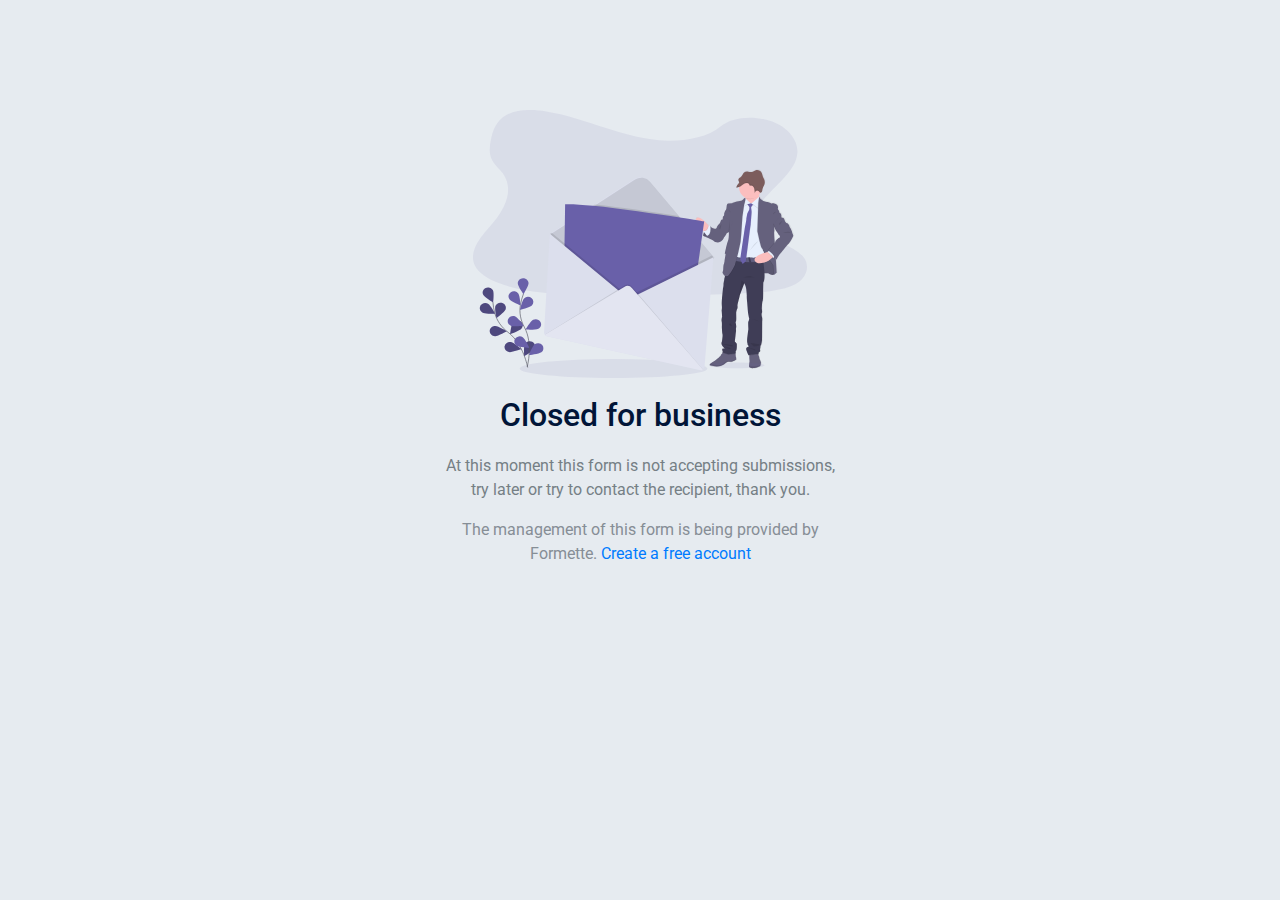
<file: close.html>
<!DOCTYPE html>
<html lang="en">

<head>
    <meta charset="UTF-8">
    <meta name="viewport" content="width=device-width, initial-scale=1, shrink-to-fit=no">
    <meta name="description" content="Bring your forms to life, without having a need for any coding or a backend. Formette can help give your site super powers." />
    <meta name="keywords" content="Forms, Web Forms, Developers, Website, Sites, Backend, Free Forms, Free, Forms as a Service, FaaS, Code, Coding, Product, Software, Languages, Integrations, Coding, Contact, Emails, Data, Easy, Everyone, Programmers, Content" />
    <meta name="author" content="Formette" />
    <!-- Schema.org markup for Google+ -->
    <meta itemprop="name" content="Formette - Website forms with super powers">
    <meta itemprop="description" content="Bring your forms to life, without having a need for any coding or a backend. Formette can help give your site super powers.">
    <meta itemprop="image" content="https://formette.com/">
    <!-- Twitter Card data -->
    <meta name="twitter:card" content="summary">
    <meta name="twitter:site" content="@formette_com">
    <meta name="twitter:title" content="Formette - Website forms with super powers">
    <meta name="twitter:description" content="Bring your forms to life, without having a need for any coding or a backend. Formette can help give your site super powers.">
    <meta name="twitter:creator" content="@formette_com">
    <meta name="twitter:image" content="https://formette.com/">
    <!-- Open Graph data -->
    <meta property="og:title" content="Formette - Website forms with super powers" />
    <meta property="og:type" content="article" />
    <meta property="og:url" content="https://formette.com/" />
    <meta property="og:image" content="https://formette.com/" />
    <meta property="og:description" content="Bring your forms to life, without having a need for any coding or a backend. Formette can help give your site super powers." />
    <meta name="author" content="Formette">
    <!-- TITLE -->
    <title>Formette - Closed for business</title>
    <!--FONTS-->
    <link href="https://fonts.googleapis.com/css?family=Source+Code+Pro:900" rel="stylesheet">
    <link href="https://fonts.googleapis.com/css?family=Roboto:300,400" rel="stylesheet">
    <!--BOOTSTRAP, AOS, MAIN CSS, FONT AWESOME-->
    <link rel="stylesheet" href="css/bootstrap.min.css">
    <link rel="stylesheet" href="css/illustrations.css">
    <!--FAVICON-->
    <link rel="icon" href="images/favicon.ico" type="image/gif" sizes="16x16">
    <script src="https://wchat.freshchat.com/js/widget.js"></script>
    <script src='https://www.google.com/recaptcha/api.js'></script>
</head>

<body>
    <div class="container">
        <div class="row">
            <div class="col">
                <div class="content">
                    <div class="illustration">
                        <img src="./images/illustrations/close.svg" alt="Thank You">
                        <h2 class="title">Closed for business</h2>
                        <p class="description">At this moment this form is not accepting submissions, try later or try
                            to contact the recipient, thank you.
                        </p>
                        <p class="text-muted">The management of this form is being provided by Formette.
                            <a href="https://formette.com/" target="_blank">Create
                                a free account</a></p>
                    </div>
                </div>
            </div>
        </div>
    </div>
    <script src='//cdn.freshmarketer.com/248894/869216.js'></script>
    <script type="text/javascript" src"//downloads.mailchimp.com/js/signup-forms/popup/embed.js" data-dojo-config="usePlainJson: true, isDebug: false"></script>
    <script type="text/javascript">require(["mojo/signup-forms/Loader"], function (L) { L.start({ "baseUrl": "mc.us17.list-manage.com", "uuid": "2d072c73ca27589ec203433f4", "lid": "dac4c03f8b" }) })</script>
    <script type="text/javascript">(function (w, d) { var loader = function () { var s = d.createElement("script"), tag = d.getElementsByTagName("script")[0]; s.src = "https://cdn.iubenda.com/iubenda.js"; tag.parentNode.insertBefore(s, tag); }; if (w.addEventListener) { w.addEventListener("load", loader, false); } else if (w.attachEvent) { w.attachEvent("onload", loader); } else { w.onload = loader; } })(window, document);</script>
    <script>
        window.fcWidget.init({
            token: "aee3b8f8-6746-4776-83f4-f1f3cd60f915",
            host: "https://wchat.freshchat.com"
        });
    </script>
    <script>
        (function (i, s, o, g, r, a, m) {
            i['GoogleAnalyticsObject'] = r; i[r] = i[r] || function () {
                (i[r].q = i[r].q || []).push(arguments)
            }, i[r].l = 1 * new Date(); a = s.createElement(o),
                m = s.getElementsByTagName(o)[0]; a.async = 1; a.src = g; m.parentNode.insertBefore(a, m)
        })(window, document, 'script', 'https://www.google-analytics.com/analytics.js', 'ga');
        ga('create', 'UA-29237910-6', 'auto');
        ga('require', 'GTM-PTTRNHX');
        ga('send', 'pageview');
    </script>
</body>

</html>
</file>
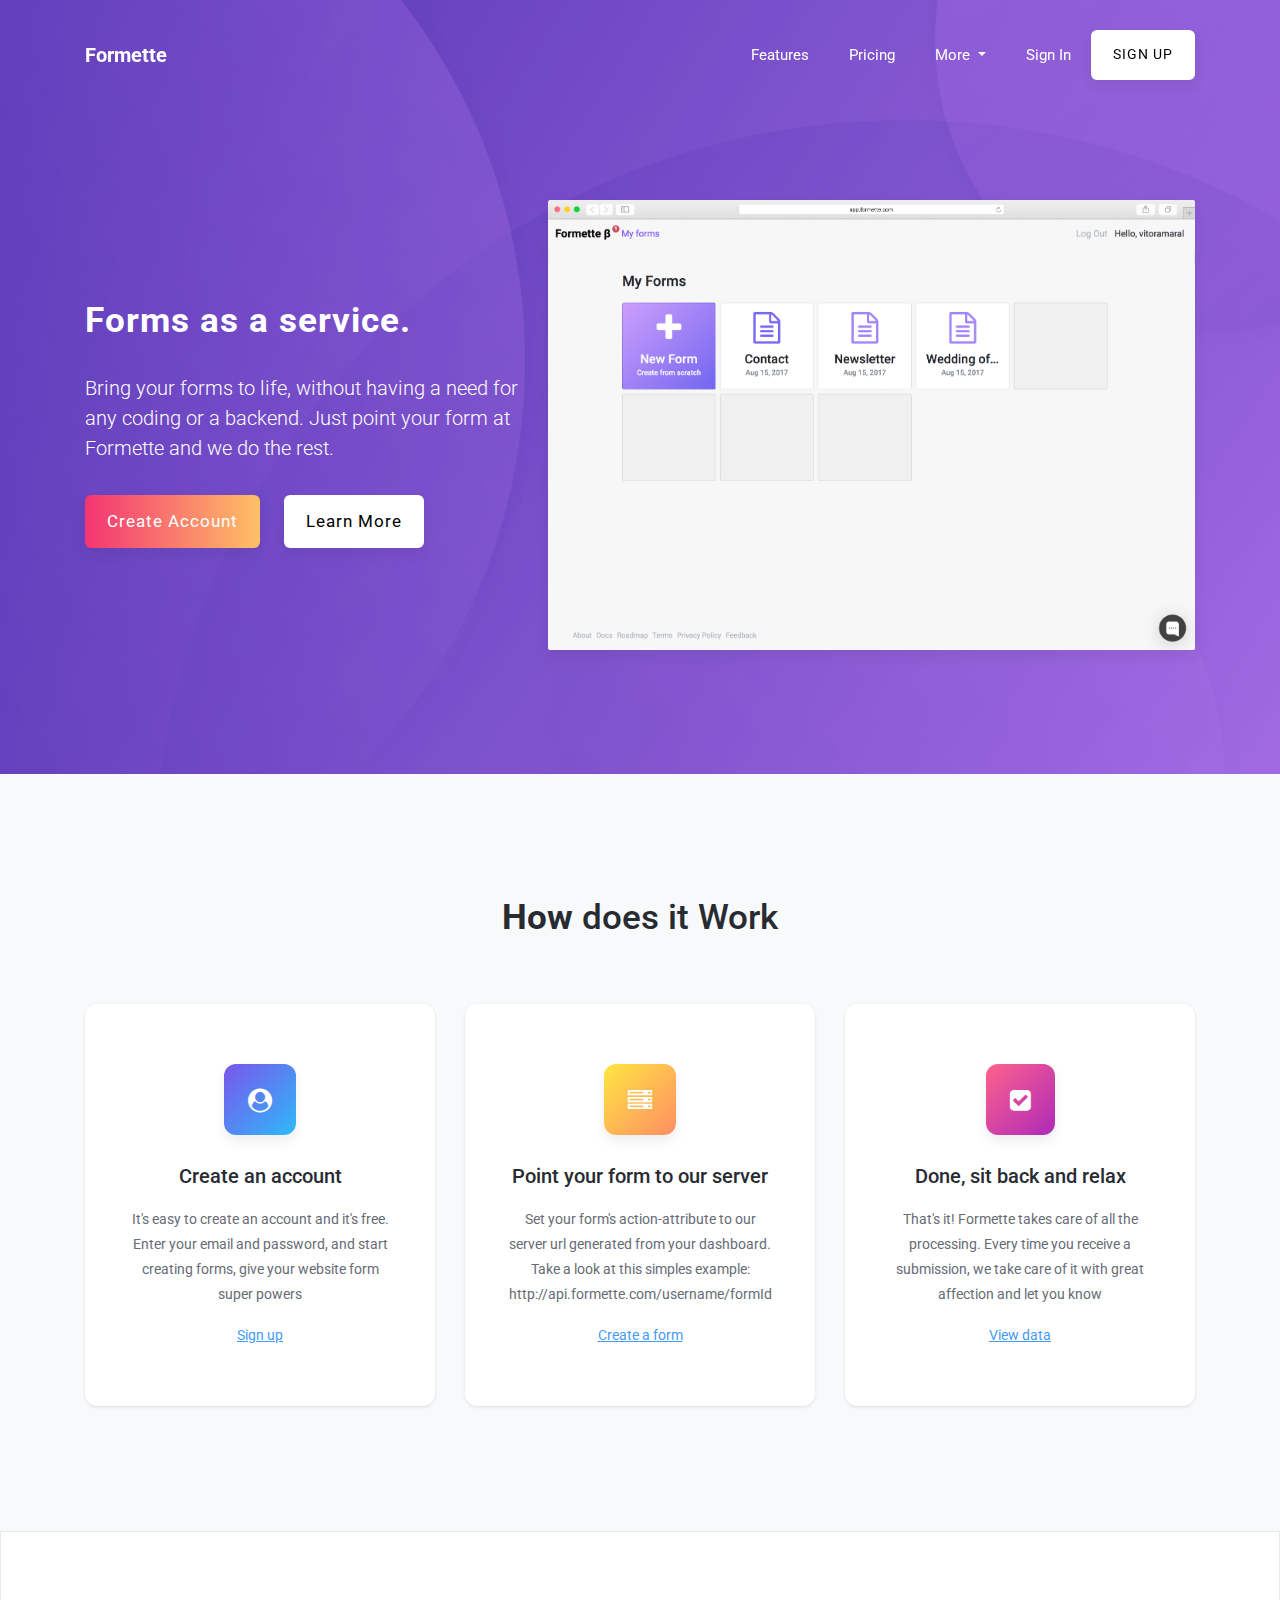
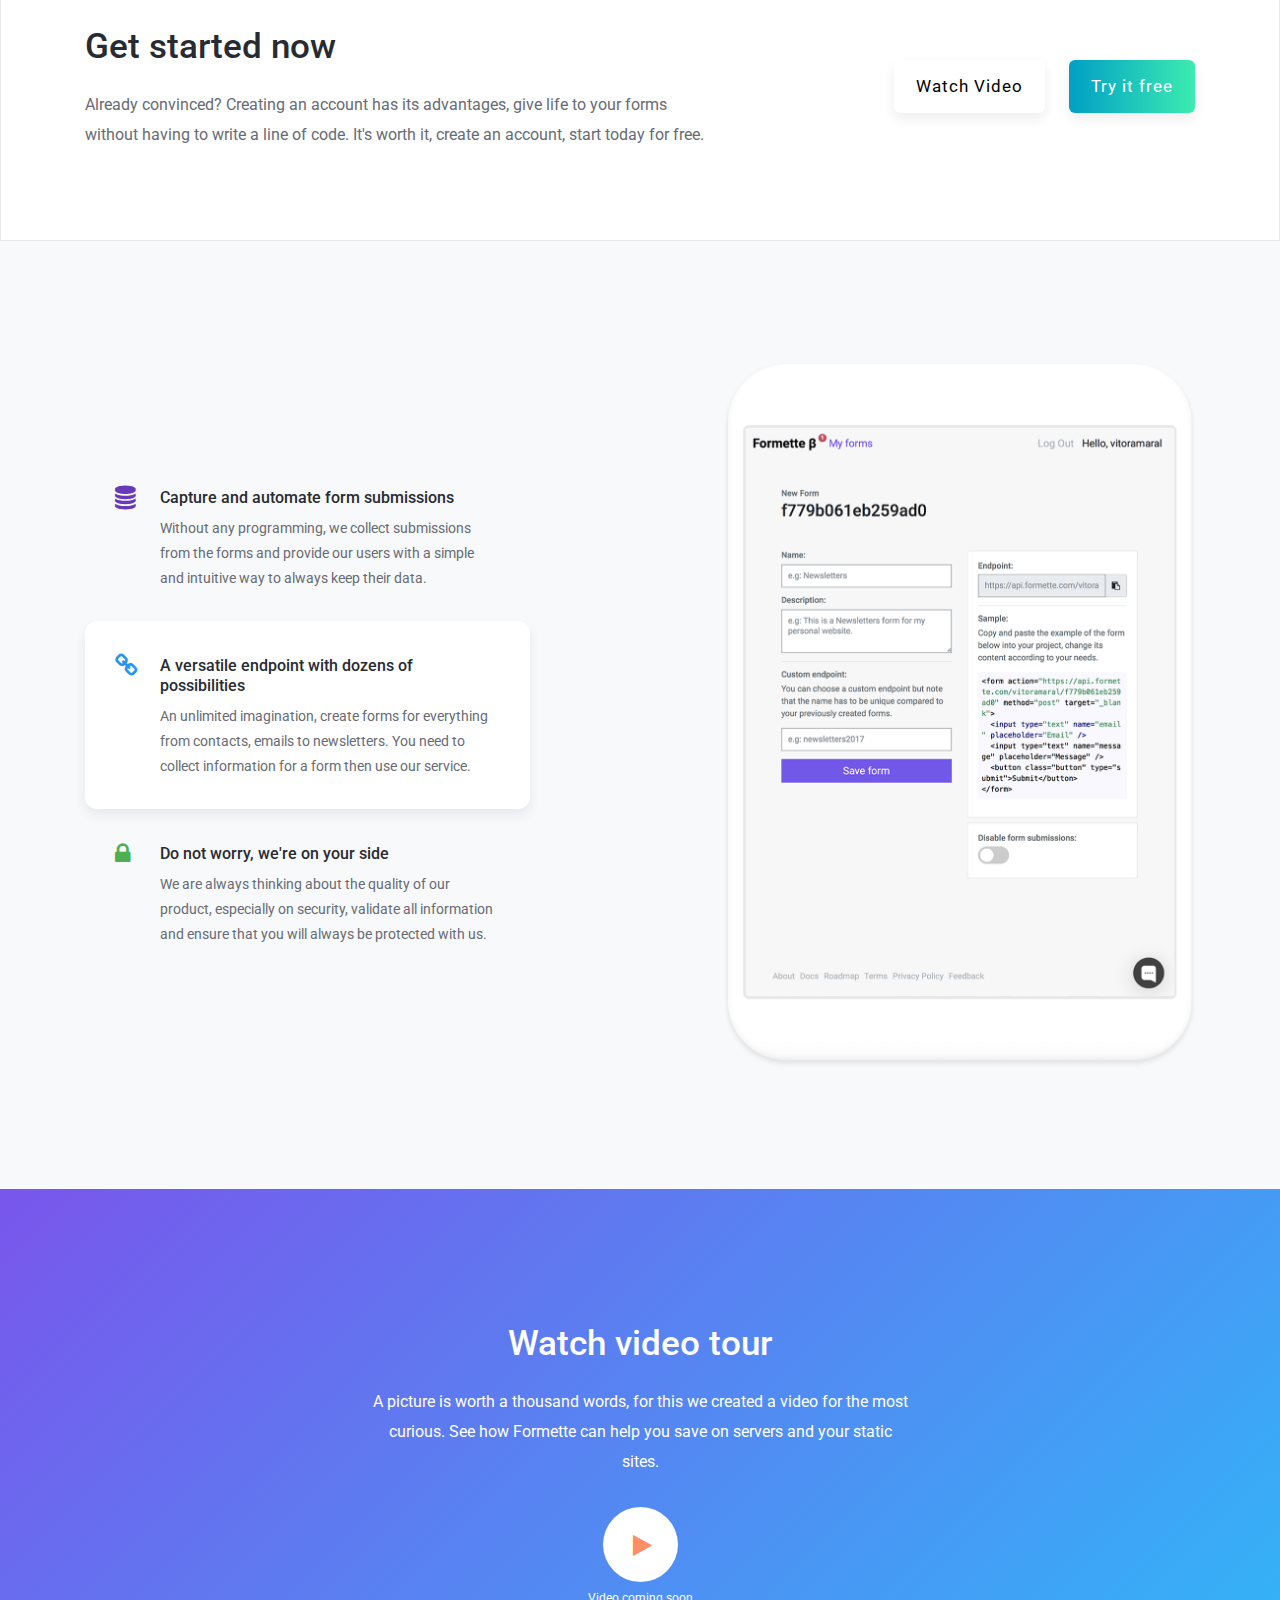
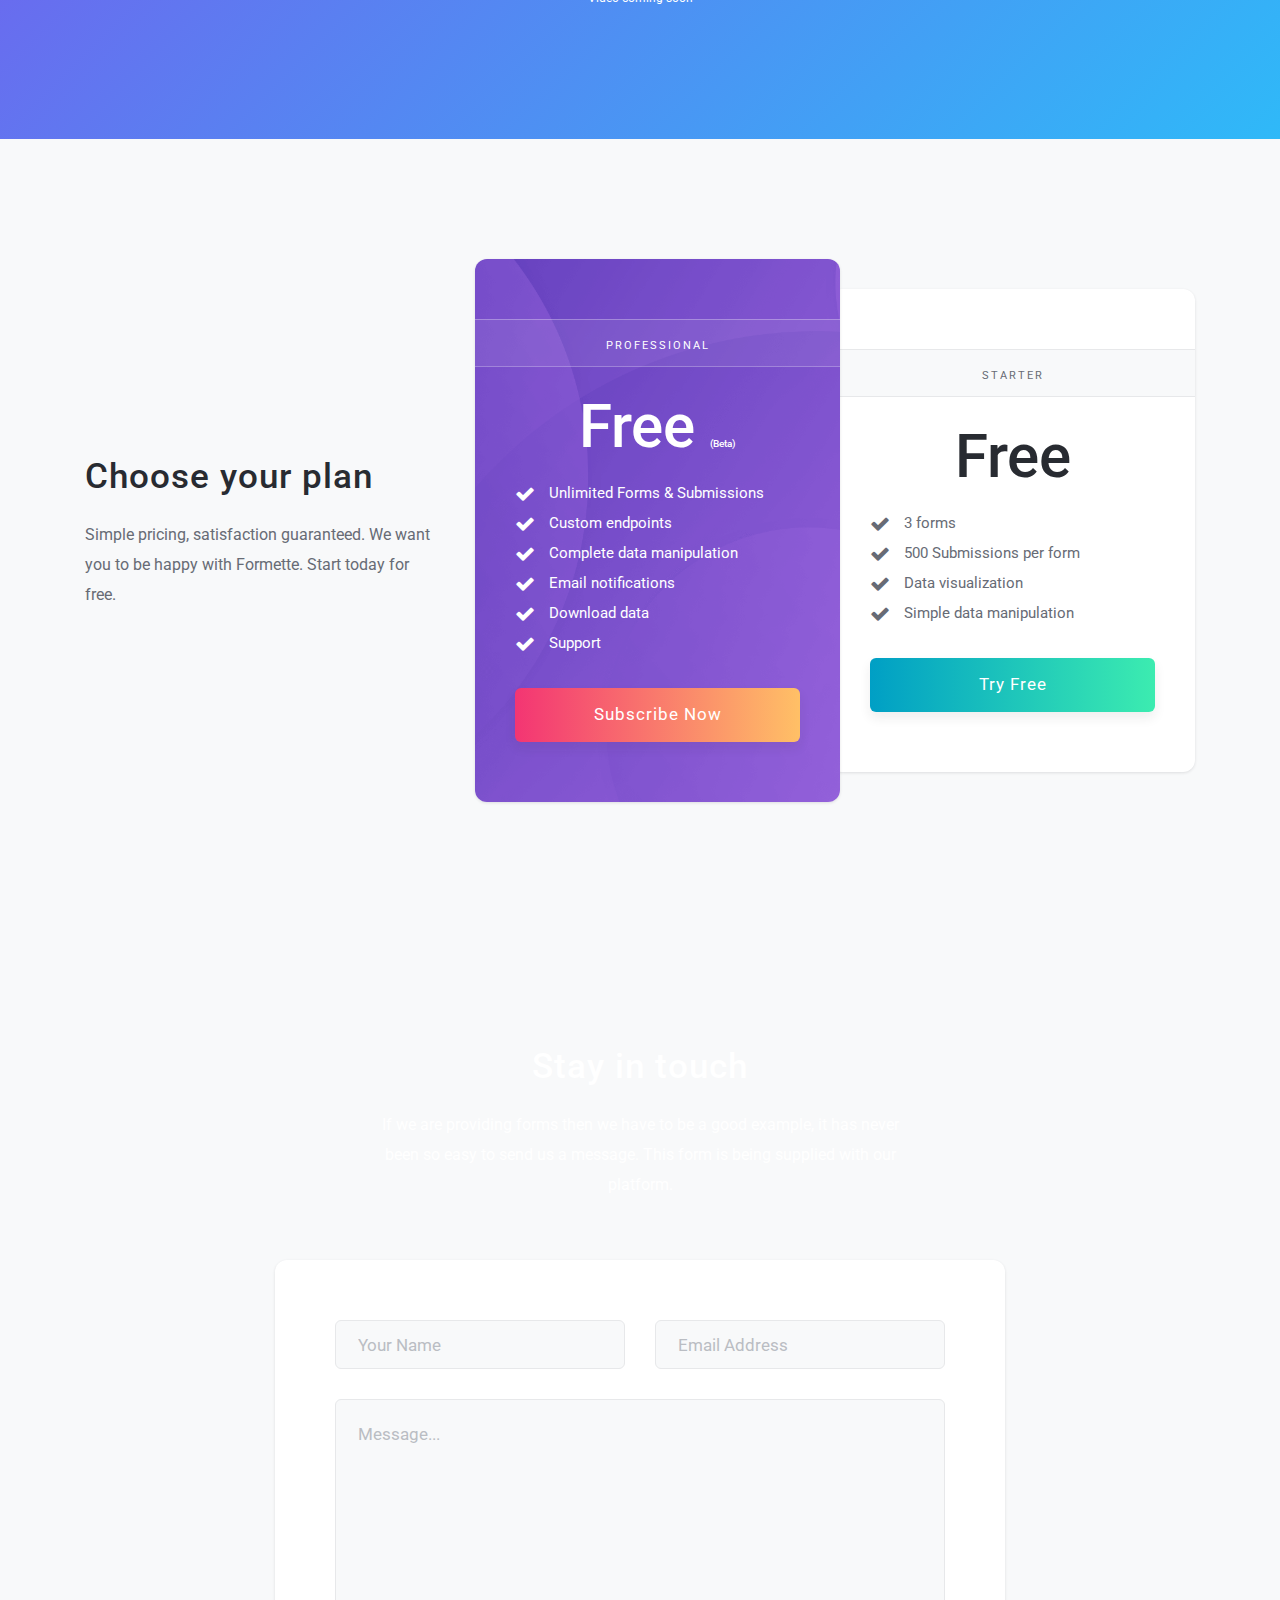
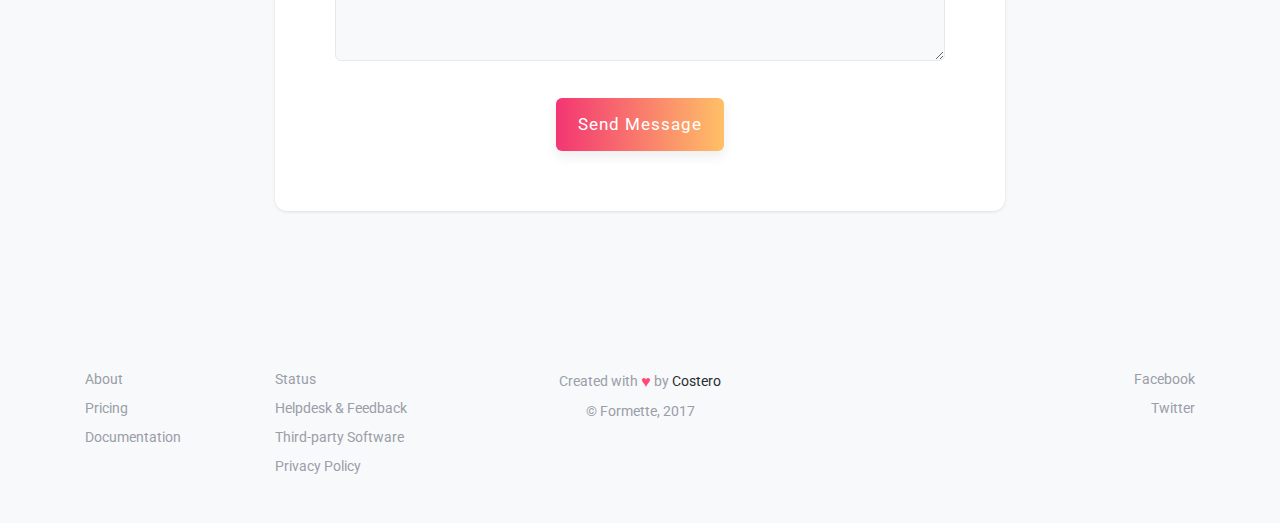
<file: index_old.html>
<!DOCTYPE html>
<html lang="en">
<head>
    <meta charset="UTF-8">
    <meta name="viewport" content="width=device-width, initial-scale=1, shrink-to-fit=no">
    <meta name="description" content="Bring your forms to life, without having a need for any coding or a backend. Formette can help give your site super powers."/>
    <meta name="keywords" content="Forms, Web Forms, Developers, Website, Sites, Backend, Free Forms, Free, Forms as a Service, FaaS, Code, Coding, Product, Software, Languages, Integrations, Coding, Contact, Emails, Data, Easy, Everyone, Programmers, Content"/>
    <meta name="author" content="Formette"/>
    <!-- Schema.org markup for Google+ -->
    <meta itemprop="name" content="Formette - Website forms with super powers">
    <meta itemprop="description" content="Bring your forms to life, without having a need for any coding or a backend. Formette can help give your site super powers.">
    <meta itemprop="image" content="https://formette.com/">
    <!-- Twitter Card data -->
    <meta name="twitter:card" content="summary">
    <meta name="twitter:site" content="@formette_com">
    <meta name="twitter:title" content="Formette - Website forms with super powers">
    <meta name="twitter:description" content="Bring your forms to life, without having a need for any coding or a backend. Formette can help give your site super powers.">
    <meta name="twitter:creator" content="@formette_com">
    <meta name="twitter:image" content="https://formette.com/">
    <!-- Open Graph data -->
    <meta property="og:title" content="Formette - Website forms with super powers" />
    <meta property="og:type" content="article" />
    <meta property="og:url" content="https://formette.com/" />
    <meta property="og:image" content="https://formette.com/" />
    <meta property="og:description" content="Bring your forms to life, without having a need for any coding or a backend. Formette can help give your site super powers." />
    <meta name="author" content="Formette">
    <!-- TITLE -->
    <title>Formette - Website forms with super powers</title>
    <!--FONTS-->
    <link href="https://fonts.googleapis.com/css?family=Source+Code+Pro:900" rel="stylesheet">
    <link href="https://fonts.googleapis.com/css?family=Roboto:300,400" rel="stylesheet">
    <!--BOOTSTRAP, AOS, MAIN CSS, FONT AWESOME-->
    <link rel="stylesheet" href="css/bootstrap.min.css">
    <link rel="stylesheet" href="css/main.css">
    <link rel="stylesheet" href="css/aos.css">
    <link rel="stylesheet" href="https://maxcdn.bootstrapcdn.com/font-awesome/4.7.0/css/font-awesome.min.css">
    <!--FAVICON-->
    <link rel="icon" href="images/favicon.ico" type="image/gif" sizes="16x16">
    <script src="https://wchat.freshchat.com/js/widget.js"></script>
    <script src='https://www.google.com/recaptcha/api.js?render=6LdqJH0UAAAAAAIBwctonQcqUwbAtlhdtXquexmn'></script>
     <script>
       function onSubmit(token) {
         document.getElementById("formette-contact").submit();
       }
     </script>
     <script>(function(){var e={uploadUrl:"https://log.clarity.ms/uploadv3",uploadHeaders:{"Content-Type":"application/json","X-AS-SuppressSetCookie":"1"},showText:!1,showImages:!1,instrument:!0,projectId:"c78037fa-690e-4b9e-8980-94ac87024e42"},t=document.getElementsByTagName("head")[0],n=document.createElement("script");n.src="https://www.clarity.ms/clarity-js",n.type="text/javascript",n.onload=function(){clarity.start(e)},n.onreadystatechange=function(){"complete"===this.readyState&&clarity.start(e)},t.appendChild(n)}());</script>
</head>
<body>
    <div>
        <div class="f-header">
            <div class="container">
                <!--NAV-BAR-->
                <nav class="f-navbar navbar fixed-top navbar-expand-lg navbar-dark">
                    <div class="container">
                        <a class="navbar-brand" href="#"><b>Formette</b></a>
                        <button class="navbar-toggler" type="button" data-toggle="collapse" data-target="#navbarNav" aria-controls="navbarNav" aria-expanded="false" aria-label="Toggle navigation">
                            <span class="navbar-toggler-icon"></span>
                        </button>
                        <div class="collapse navbar-collapse justify-content-end" id="navbarNav">
                            <ul class="navbar-nav">
                                <li class="nav-item">
                                    <a class="nav-link" href="#features">Features <span class="sr-only">(current)</span></a>
                                </li>
                                <li class="nav-item">
                                    <a class="nav-link" href="#pricing">Pricing</a>
                                </li>
                                <li class="nav-item dropdown cursor">
                                    <a class="nav-link dropdown-toggle" id="navbarDropdownMenuLink" data-toggle="dropdown" aria-haspopup="true" aria-expanded="false">
                                        More
                                    </a>
                                    <div class="dropdown-menu f-global-shadow" aria-labelledby="navbarDropdownMenuLink">
                                        <a class="dropdown-item" target="_blank" href="https://docs.formette.com/">Documentation</a>
                                        <a class="dropdown-item" target="_blank" href="https://formette.com/roadmap">Roadmap</a>
                                        <a class="dropdown-item" target="_blank" href="https://formette.com/feedback">Feedback</a>
                                    </div>
                                </li>
                                <li class="nav-item">
                                    <a class="nav-link" target="_blank" href="https://app.formette.com/#/signin">Sign In</a>
                                </li>
                            </ul>
                            <form class="form-inline">
                                <a class="btn f-btn f-btn-white f-global-shadow f-btn-si" target="_blank" href="https://app.formette.com/#/signup">Sign Up</a>
                            </form>
                        </div>
                    </div>
                </nav>

                <!--INTRO-->
                <div class="f-intro">
                    <div class="row no-gutters h-100 justify-content-lg-center">
                        <div class="col-xl-5 col-lg-10 col-md-12 col-sm-12 my-auto">
                            <div class="f-intro-left">
                                <h2><b>Forms as a service.</b></h2>
                                <h5>
                                    Bring your forms to life, without having a need for any coding or a backend.
                                    Just point your form at Formette and we do the rest.
                                </h5>
                                <a class="btn f-btn f-btn-orange f-global-shadow" target="_blank" href="https://app.formette.com/#/signup">Create Account</a>
                                <a class="btn f-btn f-btn-white f-global-shadow" href="#about">Learn More</a>
                            </div>
                        </div>
                        <div class="col-xl-7 col-lg-12 col-md-12 col-sm-12">
                            <div class="f-intro-right">
                                <img src="images/content/form_safari.png" alt="" class="img-fluid f-global-shadow">
                            </div>
                        </div>
                    </div>
                </div>
            </div>
        </div>

        <!--How does it Work-->
        <div id="about" class="f-how">
            <div class="container">
                <h2><b>How</b> does it Work</h2>
                <div class="row justify-content-center">
                    <div class="col-xl-4 col-lg-5 col-md-7 col-sm-9 col-11">
                        <div class="card">
                            <div class="icon-base blue f-global-shadow">
                                <i class="fa fa-user-circle fa-lg"></i>
                            </div>
                            <h5>Create an account</h5>
                            <p>
                                It's easy to create an account and it's free.
                                Enter your email and password, and start creating forms, give your website
                                form super powers
                            </p>
                            <a href="https://app.formette.com/#/signup" target="_blank">Sign up</a>
                        </div>
                    </div>
                    <div class="col-xl-4 col-lg-5 col-md-7 col-sm-9 col-11">
                        <div class="card">
                            <div class="icon-base orange f-global-shadow">
                                <i class="fa fa-server fa-lg"></i>
                            </div>
                            <h5>Point your form to our server</h5>
                            <p>
                                Set your form's action-attribute to our server url generated from your dashboard.
                                Take a look at this simples example: http://api.formette.com/username/formId
                            </p>
                            <a href="https://app.formette.com/#/new" target="_blank">Create a form</a>
                        </div>
                    </div>
                    <div class="col-xl-4 col-lg-5 col-md-7 col-sm-9 col-11">
                        <div class="card data">
                            <div class="icon-base purple f-global-shadow">
                                <i class="fa fa-check-square fa-lg"></i>
                            </div>
                            <h5>Done, sit back and relax</h5>
                            <p>
                                That's it! Formette takes care of all the processing.
                                Every time you receive a submission, we take care of it with great affection and let you know
                            </p>
                            <a href="https://app.formette.com/#" target="_blank">View data</a>
                        </div>
                    </div>
                </div>
            </div>
        </div>

        <!--Get Started-->
        <div class="get-started">
            <div class="container">
                <div class="row h-100">
                    <div class="col-xl-7 col-lg-7 col-md-12 col-sm-12">
                        <div class="get-started-left">
                            <h2>Get started now</h2>
                            <p>
                                Already convinced? Creating an account has its advantages, give life to your forms without
                                having to write a line of code. It's worth it, create an account, start today for free.
                            </p>
                        </div>
                    </div>
                    <div class="col-xl-5 col-lg-5 col-md-12 col-sm-12 my-auto">
                        <div class="get-started-right">
                            <a class="btn f-btn f-btn-white f-global-shadow align-middle" href="#video">Watch Video</a>
                            <a class="btn f-btn f-btn-green f-global-shadow align-middle" target="_blank" href="https://app.formette.com/#/signup">Try it free</a>
                        </div>
                    </div>
                </div>
            </div>
        </div>

        <!--Features-->
        <div id="features" class="features">
            <div class="container">
                <div class="row h-100 justify-content-md-center">
                    <div class="col-xl-5 col-lg-6 col-md-8 col-sm-12 my-auto">
                        <div class="features-group">
                            <div class="feature">
                                <div class="feature-left">
                                    <i class="fa fa-database fa-lg icon-purple"></i>
                                </div>
                                <div class="feature-right">
                                    <h6>Capture and automate form submissions</h6>
                                    <p>
                                        Without any programming, we collect submissions from the forms and
                                        provide our users with a simple and intuitive way to always keep their data.
                                    </p>
                                </div>
                            </div>
                            <div class="feature f-focus">
                                <div class="feature-left">
                                    <i class="fa fa-link fa-lg icon-blue"></i>
                                </div>
                                <div class="feature-right">
                                    <h6>A versatile endpoint with dozens of possibilities</h6>
                                    <p>
                                        An unlimited imagination, create forms for everything from contacts,
                                        emails to newsletters. You need to collect information for a form then use our service.
                                    </p>
                                </div>
                            </div>
                            <div class="feature">
                                <div class="feature-left">
                                    <i class="fa fa-lock fa-lg icon-green"></i>
                                </div>
                                <div class="feature-right">
                                    <h6>Do not worry, we're on your side</h6>
                                    <p>
                                        We are always thinking about the quality of our product, especially on security,
                                        validate all information and ensure that you will always be protected with us.
                                    </p>
                                </div>
                            </div>
                        </div>
                    </div>
                    <div class="col-xl-7 col-lg-6 col-md-8 col-sm-12">
                        <div class="feature-demo">
                            <img src="images/content/form_ipad_white.png" alt="" class="img-fluid">
                        </div>
                    </div>
                </div>
            </div>
        </div>

        <!--Video-->
        <div id="video" class="video">
            <div class="video-image">
                <div class="container">
                    <div class="video-group">
                        <div class="row justify-content-center">
                            <div class="col-xl-6 col-lg-6 col-md-8 col-sm-12">
                                <h2>Watch video tour</h2>
                                <p>
                                    A picture is worth a thousand words, for this we created a
                                    video for the most curious. See how Formette can help you save on
                                    servers and your static sites.
                                </p>
                                <div class="f-play">
                                    <i class="fa fa-play fa-lg icon-orange"></i>
                                </div>
                                <span class="video-coming-soon">Video coming soon</span>
                            </div>
                        </div>
                    </div>
                </div>
            </div>
        </div>

        <!--Plan-->
        <div id="pricing" class="plan">
            <div class="container">
                <div class="row h-100">
                    <div class="col-xl-4 col-lg-3 col-md-12 col-sm-12 my-auto plan-center">
                        <h2>Choose your plan</h2>
                        <p>
                            Simple pricing, satisfaction guaranteed. We want you to be happy with Formette.
                            Start today for free.
                        </p>
                    </div>
                    <div class="col-xl-8 col-lg-9 col-md-12 col-sm-12">
                        <div class="plans">
                            <div class="row no-gutters justify-content-xl-end justify-content-lg-end h-100 justify-content-center">
                                <div class="col-xl-6 col-lg-6 col-md-6 col-sm-10 col-11">
                                    <div class="price-card card">
                                        <div class="lines">
                                            <span>Professional</span>
                                        </div>
                                        <div class="body">
                                            <h1>Free <span style="font-size: 10px">(Beta)</span></h1>
                                            <ul>
                                                <li><i class="fa fa-check fa-lg icon-orange"></i>Unlimited Forms & Submissions</li>
                                                <li><i class="fa fa-check fa-lg icon-orange"></i>Custom endpoints</li>
                                                <li><i class="fa fa-check fa-lg icon-orange"></i>Complete data manipulation</li>
                                                <li><i class="fa fa-check fa-lg icon-orange"></i>Email notifications</li>
                                                <li><i class="fa fa-check fa-lg icon-orange"></i>Download data</li>
                                                <li><i class="fa fa-check fa-lg icon-orange"></i>Support</li>
                                            </ul>
                                            <a class="btn f-btn f-btn-orange f-global-shadow" target="_blank" href="https://app.formette.com/#/signup">Subscribe Now</a>
                                        </div>
                                    </div>
                                </div>
                                <div class="col-xl-6 col-lg-6 col-md-6 col-sm-10 col-11 my-auto">
                                    <div class="free-card card">
                                        <div class="lines">
                                            <span>Starter</span>
                                        </div>
                                        <div class="body">
                                            <h1>Free</h1>
                                            <ul>
                                                <li><i class="fa fa-check fa-lg icon-orange"></i>3 forms</li>
                                                <li><i class="fa fa-check fa-lg icon-orange"></i>500 Submissions per form</li>
                                                <li><i class="fa fa-check fa-lg icon-orange"></i>Data visualization</li>
                                                <li><i class="fa fa-check fa-lg icon-orange"></i>Simple data manipulation</li>
                                            </ul>
                                            <a class="btn f-btn f-btn-green f-global-shadow" target="_blank" href="https://app.formette.com/#/signup">Try Free</a>
                                        </div>
                                    </div>
                                </div>
                            </div>
                        </div>
                    </div>
                </div>
            </div>
        </div>

        <!--Contact-->
        <div class="contact">
            <div class="container">
                <div class="row justify-content-center">
                    <div class="col-xl-6 col-lg-8 col-sm-10 col-xs-10">
                        <h2>Stay in touch</h2>
                        <p>
                            If we are providing forms then we have to be a good example, it has never been
                            so easy to send us a message. This form is being supplied with our platform.
                        </p>
                    </div>
                </div>
                <div class="row justify-content-center">
                    <div class="col-xl-8 col-lg-10 col-sm-12 col-xs-12">
                        <div class="card">
                            <form id="formette-contact" action="https://api.formette.com/formette/contact" method="post" target="_blank">
                                <div class="row">
                                    <div class="col-xl-6 col-lg-6 col-sm-6 col-xs-12 input-margin">
                                        <input type="text" name="name" placeholder="Your Name" required>
                                    </div>
                                    <div class="col-xl-6 col-lg-6 col-sm-6 col-xs-12">
                                        <input type="text" name="email" placeholder="Email Address" required><br>
                                    </div>
                                </div>
                                <textarea name="message" id="" cols="30" rows="8" placeholder="Message..." required></textarea>
                                <button class="btn f-btn f-btn-orange f-global-shadow g-recaptcha" data-sitekey="6LdqJH0UAAAAAAIBwctonQcqUwbAtlhdtXquexmn" data-callback='onSubmit'>Send Message</button>
                            </form>
                        </div>
                    </div>
                </div>
            </div>
        </div>

        <!--Footer-->
        <div class="footer">
            <div class="container">
                <div class="row">
                    <div class="col-xl-4 col-lg-4 col-md-4 col-sm-12">
                        <div class="footer-left">
                            <div class="row">
                                <div class="col-xl-6 col-lg-6 col-md-12 col-sm-6 col-6">
                                    <p><a href="#about">About</a></p>
                                    <p><a href="#pricing">Pricing</a></p>
                                    <p><a href="https://docs.formette.com/" target="_blank">Documentation</a></p>
                                </div>
                                <div class="col-xl-6 col-lg-6 col-md-12 col-sm-6 col-6">
                                    <p><a href="https://statuspage.freshping.io/263-Formette" target="_blank">Status</a></p>
                                    <p><a href="https://formette.freshdesk.com/support/home" target="_blank">Helpdesk & Feedback</a></p>
                                    <p><a href="./thirdpartysoftware.html" target="_blank">Third-party Software</a></p>
                                    <p><a href="https://www.iubenda.com/privacy-policy/54274847" class="iubenda-white iubenda-embed " title="Privacy Policy">Privacy Policy</a> </p>
                                </div>
                            </div>
                        </div>
                    </div>
                    <div class="col-xl-4 col-lg-4 col-md-4 col-sm-12">
                        <div class="footer-center">
                            <p>Created with <span class="heart">&#x2665;</span> by <span class="author">Costero</span></p>
                            <p>&#169; Formette, 2017</p>
                        </div>
                    </div>
                    <div class="col-xl-4 col-lg-4 col-md-4 col-sm-12">
                        <div class="footer-right">
                            <p><a href="https://www.fb.com/formette" target="_blank">Facebook</a></p>
                            <p><a href="https://twitter.com/formette_com" target="_blank">Twitter</a></p>
                        </div>
                    </div>
                </div>
            </div>
        </div>
    </div>

    <script type="text/javascript" src="js/jquery-3.2.1.min.js"></script>
    <script src="https://cdnjs.cloudflare.com/ajax/libs/popper.js/1.11.0/umd/popper.min.js" integrity="sha384-b/U6ypiBEHpOf/4+1nzFpr53nxSS+GLCkfwBdFNTxtclqqenISfwAzpKaMNFNmj4" crossorigin="anonymous"></script>
    <script type="text/javascript" src="js/bootstrap.min.js"></script>
    <script type="text/javascript" src="js/aos.js"></script>
    <script type="text/javascript" src="js/main.js"></script>
    <script type="text/javascript" src"//downloads.mailchimp.com/js/signup-forms/popup/embed.js" data-dojo-config="usePlainJson: true, isDebug: false"></script><script type="text/javascript">require(["mojo/signup-forms/Loader"], function(L) { L.start({"baseUrl":"mc.us17.list-manage.com","uuid":"2d072c73ca27589ec203433f4","lid":"dac4c03f8b"}) })</script>
    <script type="text/javascript">(function (w,d) {var loader = function () {var s = d.createElement("script"), tag = d.getElementsByTagName("script")[0]; s.src="https://cdn.iubenda.com/iubenda.js"; tag.parentNode.insertBefore(s,tag);}; if(w.addEventListener){w.addEventListener("load", loader, false);}else if(w.attachEvent){w.attachEvent("onload", loader);}else{w.onload = loader;}})(window, document);</script>
   <script>
      window.fcWidget.init({
        token: "aee3b8f8-6746-4776-83f4-f1f3cd60f915",
        host: "https://wchat.freshchat.com"
      });
    </script>
    <script>
        (function (i, s, o, g, r, a, m) {
            i['GoogleAnalyticsObject'] = r; i[r] = i[r] || function () {
                    (i[r].q = i[r].q || []).push(arguments)
                }, i[r].l = 1 * new Date(); a = s.createElement(o),
                m = s.getElementsByTagName(o)[0]; a.async = 1; a.src = g; m.parentNode.insertBefore(a, m)
        })(window, document, 'script', 'https://www.google-analytics.com/analytics.js', 'ga');
        ga('create', 'UA-29237910-6', 'auto');
        ga('require', 'GTM-PTTRNHX');
        ga('send', 'pageview');
    </script>
</body>
</html>
</file>
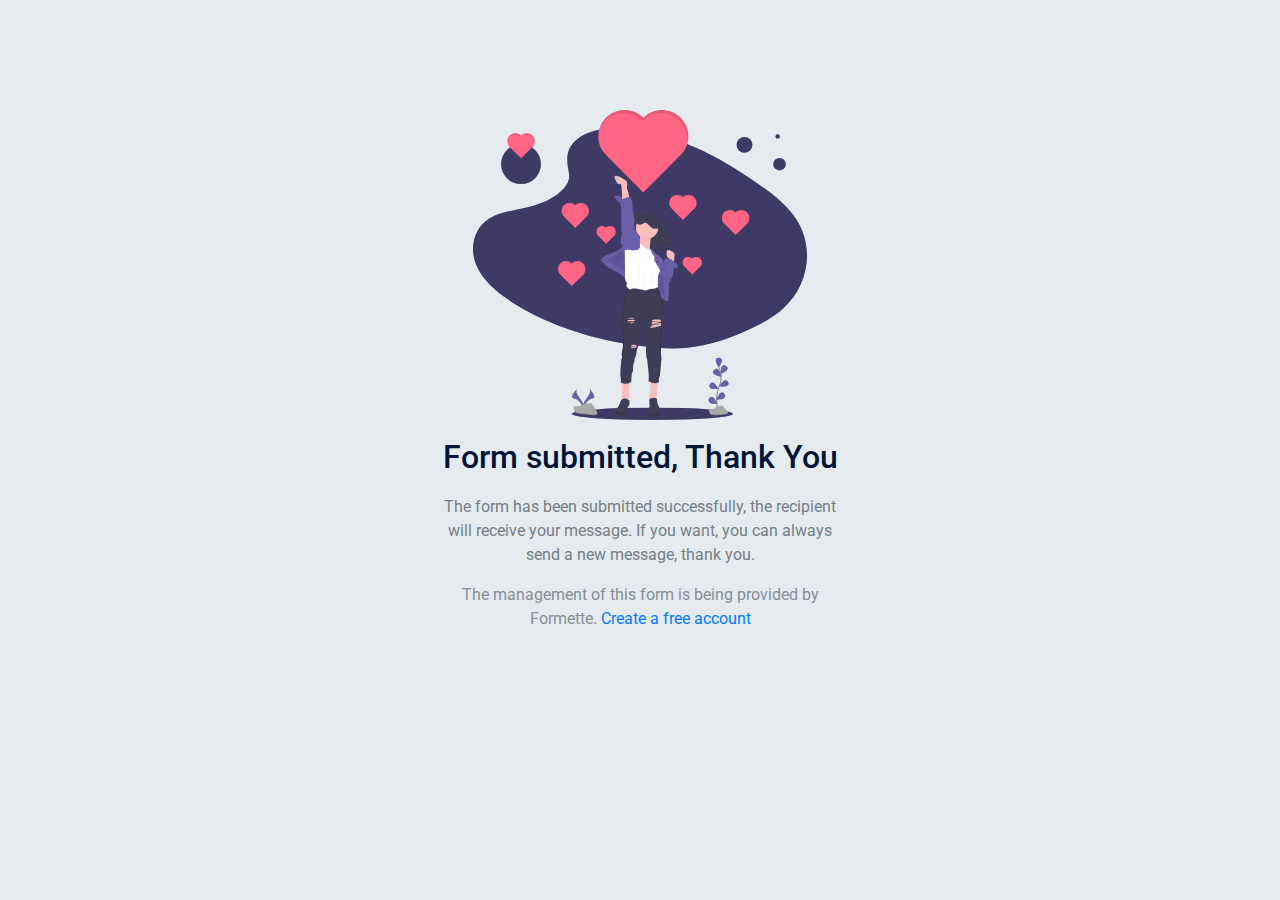
<file: thanks.html>
<!DOCTYPE html>
<html lang="en">

<head>
    <meta charset="UTF-8">
    <meta name="viewport" content="width=device-width, initial-scale=1, shrink-to-fit=no">
    <meta name="description" content="Bring your forms to life, without having a need for any coding or a backend. Formette can help give your site super powers." />
    <meta name="keywords" content="Forms, Web Forms, Developers, Website, Sites, Backend, Free Forms, Free, Forms as a Service, FaaS, Code, Coding, Product, Software, Languages, Integrations, Coding, Contact, Emails, Data, Easy, Everyone, Programmers, Content" />
    <meta name="author" content="Formette" />
    <!-- Schema.org markup for Google+ -->
    <meta itemprop="name" content="Formette - Website forms with super powers">
    <meta itemprop="description" content="Bring your forms to life, without having a need for any coding or a backend. Formette can help give your site super powers.">
    <meta itemprop="image" content="https://formette.com/">
    <!-- Twitter Card data -->
    <meta name="twitter:card" content="summary">
    <meta name="twitter:site" content="@formette_com">
    <meta name="twitter:title" content="Formette - Website forms with super powers">
    <meta name="twitter:description" content="Bring your forms to life, without having a need for any coding or a backend. Formette can help give your site super powers.">
    <meta name="twitter:creator" content="@formette_com">
    <meta name="twitter:image" content="https://formette.com/">
    <!-- Open Graph data -->
    <meta property="og:title" content="Formette - Website forms with super powers" />
    <meta property="og:type" content="article" />
    <meta property="og:url" content="https://formette.com/" />
    <meta property="og:image" content="https://formette.com/" />
    <meta property="og:description" content="Bring your forms to life, without having a need for any coding or a backend. Formette can help give your site super powers." />
    <meta name="author" content="Formette">
    <!-- TITLE -->
    <title>Formette - Thank You</title>
    <!--FONTS-->
    <link href="https://fonts.googleapis.com/css?family=Source+Code+Pro:900" rel="stylesheet">
    <link href="https://fonts.googleapis.com/css?family=Roboto:300,400" rel="stylesheet">
    <!--BOOTSTRAP, AOS, MAIN CSS, FONT AWESOME-->
    <link rel="stylesheet" href="css/bootstrap.min.css">
    <link rel="stylesheet" href="css/illustrations.css">
    <!--FAVICON-->
    <link rel="icon" href="images/favicon.ico" type="image/gif" sizes="16x16">
    <script src="https://wchat.freshchat.com/js/widget.js"></script>
    <script src='https://www.google.com/recaptcha/api.js'></script>
</head>

<body>
    <div class="container">
        <div class="row">
            <div class="col">
                <div class="content">
                    <div class="illustration">
                        <img src="./images/illustrations/thank_you.svg" alt="Thank You">
                        <h2 class="title">Form submitted, Thank You</h2>
                        <p class="description">The form has been submitted successfully, the recipient will receive
                            your
                            message. If you want,
                            you can always send a new message, thank you.
                        </p>

                        <p class="text-muted">The management of this form is being provided by Formette.
                            <a href="https://formette.com/" target="_blank">Create
                                a free account</a></p>
                    </div>
                </div>
            </div>
        </div>
    </div>
    <script src='//cdn.freshmarketer.com/248894/869216.js'></script>
    <script type="text/javascript" src"//downloads.mailchimp.com/js/signup-forms/popup/embed.js" data-dojo-config="usePlainJson: true, isDebug: false"></script>
    <script type="text/javascript">require(["mojo/signup-forms/Loader"], function (L) { L.start({ "baseUrl": "mc.us17.list-manage.com", "uuid": "2d072c73ca27589ec203433f4", "lid": "dac4c03f8b" }) })</script>
    <script type="text/javascript">(function (w, d) { var loader = function () { var s = d.createElement("script"), tag = d.getElementsByTagName("script")[0]; s.src = "https://cdn.iubenda.com/iubenda.js"; tag.parentNode.insertBefore(s, tag); }; if (w.addEventListener) { w.addEventListener("load", loader, false); } else if (w.attachEvent) { w.attachEvent("onload", loader); } else { w.onload = loader; } })(window, document);</script>
    <script>
        window.fcWidget.init({
            token: "aee3b8f8-6746-4776-83f4-f1f3cd60f915",
            host: "https://wchat.freshchat.com"
        });
    </script>
    <script>
        (function (i, s, o, g, r, a, m) {
            i['GoogleAnalyticsObject'] = r; i[r] = i[r] || function () {
                (i[r].q = i[r].q || []).push(arguments)
            }, i[r].l = 1 * new Date(); a = s.createElement(o),
                m = s.getElementsByTagName(o)[0]; a.async = 1; a.src = g; m.parentNode.insertBefore(a, m)
        })(window, document, 'script', 'https://www.google-analytics.com/analytics.js', 'ga');
        ga('create', 'UA-29237910-6', 'auto');
        ga('require', 'GTM-PTTRNHX');
        ga('send', 'pageview');
    </script>
</body>

</html>
</file>
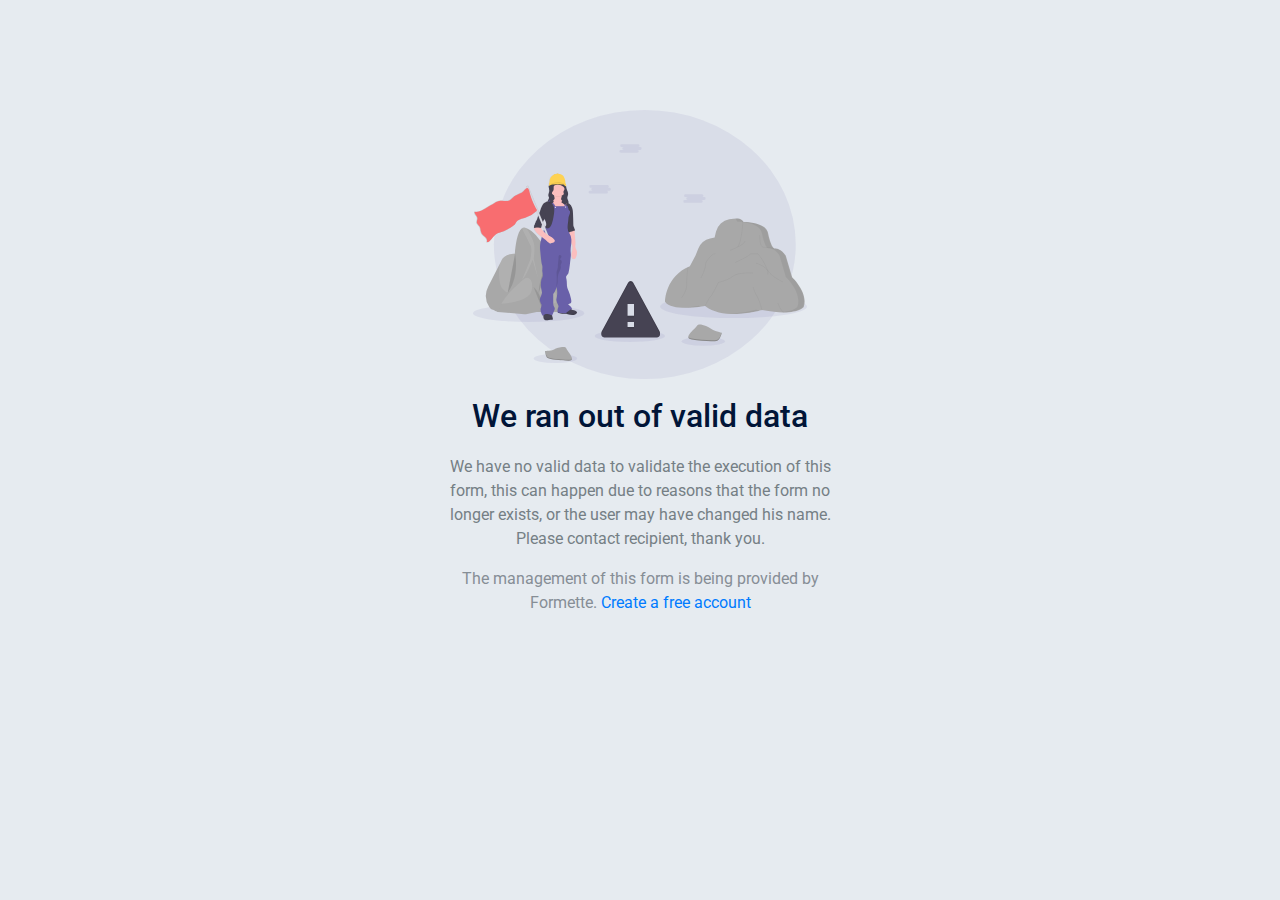
<file: ups.html>
<!DOCTYPE html>
<html lang="en">

<head>
    <meta charset="UTF-8">
    <meta name="viewport" content="width=device-width, initial-scale=1, shrink-to-fit=no">
    <meta name="description" content="Bring your forms to life, without having a need for any coding or a backend. Formette can help give your site super powers." />
    <meta name="keywords" content="Forms, Web Forms, Developers, Website, Sites, Backend, Free Forms, Free, Forms as a Service, FaaS, Code, Coding, Product, Software, Languages, Integrations, Coding, Contact, Emails, Data, Easy, Everyone, Programmers, Content" />
    <meta name="author" content="Formette" />
    <!-- Schema.org markup for Google+ -->
    <meta itemprop="name" content="Formette - Website forms with super powers">
    <meta itemprop="description" content="Bring your forms to life, without having a need for any coding or a backend. Formette can help give your site super powers.">
    <meta itemprop="image" content="https://formette.com/">
    <!-- Twitter Card data -->
    <meta name="twitter:card" content="summary">
    <meta name="twitter:site" content="@formette_com">
    <meta name="twitter:title" content="Formette - Website forms with super powers">
    <meta name="twitter:description" content="Bring your forms to life, without having a need for any coding or a backend. Formette can help give your site super powers.">
    <meta name="twitter:creator" content="@formette_com">
    <meta name="twitter:image" content="https://formette.com/">
    <!-- Open Graph data -->
    <meta property="og:title" content="Formette - Website forms with super powers" />
    <meta property="og:type" content="article" />
    <meta property="og:url" content="https://formette.com/" />
    <meta property="og:image" content="https://formette.com/" />
    <meta property="og:description" content="Bring your forms to life, without having a need for any coding or a backend. Formette can help give your site super powers." />
    <meta name="author" content="Formette">
    <!-- TITLE -->
    <title>Formette - Ups</title>
    <!--FONTS-->
    <link href="https://fonts.googleapis.com/css?family=Source+Code+Pro:900" rel="stylesheet">
    <link href="https://fonts.googleapis.com/css?family=Roboto:300,400" rel="stylesheet">
    <!--BOOTSTRAP, AOS, MAIN CSS, FONT AWESOME-->
    <link rel="stylesheet" href="css/bootstrap.min.css">
    <link rel="stylesheet" href="css/illustrations.css">
    <!--FAVICON-->
    <link rel="icon" href="images/favicon.ico" type="image/gif" sizes="16x16">
    <script src="https://wchat.freshchat.com/js/widget.js"></script>
    <script src='https://www.google.com/recaptcha/api.js'></script>
</head>

<body>
    <div class="container">
        <div class="row">
            <div class="col">
                <div class="content">
                    <div class="illustration">
                        <img src="./images/illustrations/ups.svg" alt="Thank You">
                        <h2 class="title">We ran out of valid data</h2>
                        <p class="description">We have no valid data to validate the execution of this form, this can
                            happen due to reasons that the form no longer exists, or the user may have changed his
                            name. Please contact recipient, thank you.
                        </p>
                        <p class="text-muted">The management of this form is being provided by Formette.
                            <a href="https://formette.com/" target="_blank">Create
                                a free account</a></p>
                    </div>
                </div>
            </div>
        </div>
    </div>
    <script src='//cdn.freshmarketer.com/248894/869216.js'></script>
    <script type="text/javascript" src"//downloads.mailchimp.com/js/signup-forms/popup/embed.js" data-dojo-config="usePlainJson: true, isDebug: false"></script>
    <script type="text/javascript">require(["mojo/signup-forms/Loader"], function (L) { L.start({ "baseUrl": "mc.us17.list-manage.com", "uuid": "2d072c73ca27589ec203433f4", "lid": "dac4c03f8b" }) })</script>
    <script type="text/javascript">(function (w, d) { var loader = function () { var s = d.createElement("script"), tag = d.getElementsByTagName("script")[0]; s.src = "https://cdn.iubenda.com/iubenda.js"; tag.parentNode.insertBefore(s, tag); }; if (w.addEventListener) { w.addEventListener("load", loader, false); } else if (w.attachEvent) { w.attachEvent("onload", loader); } else { w.onload = loader; } })(window, document);</script>
    <script>
        window.fcWidget.init({
            token: "aee3b8f8-6746-4776-83f4-f1f3cd60f915",
            host: "https://wchat.freshchat.com"
        });
    </script>
    <script>
        (function (i, s, o, g, r, a, m) {
            i['GoogleAnalyticsObject'] = r; i[r] = i[r] || function () {
                (i[r].q = i[r].q || []).push(arguments)
            }, i[r].l = 1 * new Date(); a = s.createElement(o),
                m = s.getElementsByTagName(o)[0]; a.async = 1; a.src = g; m.parentNode.insertBefore(a, m)
        })(window, document, 'script', 'https://www.google-analytics.com/analytics.js', 'ga');
        ga('create', 'UA-29237910-6', 'auto');
        ga('require', 'GTM-PTTRNHX');
        ga('send', 'pageview');
    </script>
</body>

</html>
</file>
<file: css/illustrations.css>
body {
  background: #e6ebf0;
}

.content {
  margin-top: 110px;
}

.illustration {
  margin: auto;
  width: 410px;
  text-align: center;
}

.illustration img {
  width: 334px;
}

.illustration .title,
.illustration .description,
.illustration a {
  margin-top: 20px;
}

.illustration .title {
  color: #011538;
}

.illustration .description {
  color: #757f85;
}

@media (max-width: 576px) {
  .illustration {
    width: auto;
  }
}
</file>
<file: css/main.css>
/*
--Globals--
*/

* { margin: 0; padding: 0; }

body {
    font-family: 'Roboto', sans-serif;
    font-weight: 400;
    font-size: 18px;
    color: #ffffff;
    background-color: #F8F9FA;
}

.cursor { cursor: pointer; }


/*
--Global Shadow--
*/

.f-global-shadow,
.f-global-shadow:focus,
.f-global-shadow:active {
    box-shadow: 0 6px 12px 0 rgba(32,32,39,0.08);
    -moz-box-shadow: 0 6px 12px 0 rgba(32,32,39,0.08);
    -webkit-box-shadow: 0 6px 12px 0 rgba(32,32,39,0.08);
}


/*
--Button Custom--
*/

.f-btn, .f-btn:focus {
    cursor: pointer;
    padding: 16px 22px 16px 22px;
    border-radius: 6px;
    border: none;
    font-size: 17px;
    letter-spacing: 1px;
}

.f-btn-white,
.f-btn-white:focus,
.f-btn-white:active,
.f-btn-white:hover {
    background-color: #ffffff;
    color: #000;
}

.f-btn-green,
.f-btn-green:focus,
.f-btn-green:active,
.f-btn-green:hover {
    background-image: linear-gradient(90deg, #009FC5 0%, #3CECB0 100%);
    color: #fff;
}

.f-btn-purple,
.f-btn-purple:focus,
.f-btn-purple:active,
.f-btn-purple:hover {
    background-image: linear-gradient(90deg, #5134B3 0%, #B175EC 100%);
    color: #fff;
}

.f-btn-purple-base,
.f-btn-purple-base:focus,
.f-btn-purple-base:active,
.f-btn-purple-base:hover {
    background-color: #7956EC;
    color: #fff;
}

.f-btn-orange,
.f-btn-orange:focus,
.f-btn-orange:active,
.f-btn-orange:hover {
    background-image: linear-gradient(90deg, #F33573 0%, #FFC066 100%);
    color: #fff;
}

.f-btn-orange, .f-btn-orange:focus,
.f-btn-purple-base,
.f-btn-purple,
.f-btn-green {
    color: #ffffff;
}

.f-btn-white:hover,
.f-btn-green:hover,
.f-btn-purple:hover,
.f-btn-purple-base:hover,
.f-btn-orange:hover {
    opacity: 0.9;
    filter: alpha(opacity=90);
}


.transition {
    transition: all 0.5s ease;
}


/*
--Select Text--
*/

::selection {
    background: #7956EC;
    color: #ffffff;
}

::-moz-selection {
    background: #7956EC;
    color: #ffffff;
}


/*
--Card--
*/

.card {
    background: #FFFFFF;
    border: none;
    border-radius: 12px;
    padding: 60px 40px 60px 40px;
    box-shadow: 0 1px 3px 0 rgba(32,32,39,0.12);
    -moz-box-shadow: 0 1px 3px 0 rgba(32,32,39,0.12);
    -webkit-box-shadow: 0 1px 3px 0 rgba(32,32,39,0.12);
}


/*
--Header--
*/

.f-header {
    /*height == 720px*/
    padding-top: 200px;
    padding-bottom: 124px;
    background: url("../images/layout/background.png") no-repeat center center fixed;
    -webkit-background-size: cover;
    -moz-background-size: cover;
    -o-background-size: cover;
    background-size: cover;
}

.navbar-dark {
    padding-top: 30px;
}

.remove-padding {
    background-color: rgba(81, 52, 179, 0.51);
    padding-top: 8px;
}

.gradient-navbar {
    background: linear-gradient(90deg, #5134B3 0%, #B175EC 100%);
}

/*Change Nav Brand*/
.navbar-dark .navbar-brand {
    color: #ffffff;
    font-size: 20px;
}

/*Change Nav Links*/
.navbar-dark .navbar-nav .nav-link {
    color: #ffffff;
    padding-right: 20px;
    padding-left: 20px;
    font-size: 15px;
}

.navbar-dark .navbar-nav .nav-link:hover,
.navbar-dark .navbar-nav .nav-link:visited,
.navbar-dark .navbar-nav .nav-link:focus,
.navbar-dark .navbar-nav .nav-link:active,

.navbar-dark .navbar-brand:hover,
.navbar-dark .navbar-brand:active,
.navbar-dark .navbar-brand:visited,
.navbar-dark .navbar-brand:focus {
    color: #ffffff;
}

.dropdown-item.active, .dropdown-item:active {
    background-color: #7956EC;
}

.navbar-dark button {
    margin-left: 20px;
}

/*Change Nav Burger*/
.navbar-dark .navbar-toggler {
    color: #ffffff;
    cursor: pointer;
    border-color: transparent;
}

.f-btn-si, .f-btn-si:focus {
    font-size: 14px;
    text-transform: uppercase;
}

/*Going down to col-md*/
@media screen and (max-width: 992px) {
    .f-header {
        padding-top: 170px;
    }

    .navbar-dark .navbar-toggler {
        outline: none;
    }
}


/*
--Intro--
*/

.f-intro-left h2 {
    padding-bottom: 32px;
    margin-bottom: 0;
    font-size: 35px;
    color: #FFFFFF;
    letter-spacing: 1px;
}

.f-intro-left h5 {
    font-size: 20px;
    line-height: 30px;
    padding-bottom: 32px;
    font-weight: 300;
    margin-bottom: 0;
}

.f-intro-left .f-btn-orange {
    margin-right: 20px;
}

.f-intro-right {
    text-align: right;
}

/*Going down to col-lg*/
@media screen and (max-width: 1200px) {
    .f-intro-left {
        padding-bottom: 60px;
        text-align: center;
    }
}

/*Going down to col-xs*/
@media screen and (max-width: 360px) {
    .f-intro-left .f-btn-orange {
        margin-right: 0;
    }
}


/*
--How Does It Work--
*/

.f-how {
    padding-top: 125px;
    padding-bottom: 125px;
    text-align: center;
}

.f-how .icon-base {
    text-align: center;
    padding: 22px 24px 22px 24px;
    color: #ffffff;
    margin: auto;
    border-radius: 12px;
}

.f-how .icon-base.blue {
    background-image: linear-gradient(-45deg, #2FB9F8 0%, #7956EC 100%);
}

.f-how .icon-base.orange {
    background-image: linear-gradient(-45deg, #FF8E64 0%, #FFE641 100%);
}

.f-how .icon-base.purple {
    background-image: linear-gradient(-45deg, #AD2AB9 0%, #FF618C 100%);
}

.f-how h2 {
    font-size: 35px;
    margin-bottom: 67px;
    color: #282B31;
    text-align: center;
}

.f-how h5 {
    color: #282B31;
    margin-top: 30px;
    font-size: 20px;
}

.f-how p {
    color: #676B75;
    font-size: 14px;
    letter-spacing: 0;
    line-height: 25px;
    margin-top: 12px;
    margin-bottom: 0;
}

.f-how a {
    font-size: 14px;
    color: #469AF4;
    text-decoration: underline;
    margin-top: 18px;
    cursor: pointer;
}

/*Going down to col-md*/
@media screen and (max-width: 1200px) {
    .f-how .card {
        margin-bottom: 30px;
    }

    .f-how .card.data {
        margin-bottom: 0;
    }
}


/*
--Get Started--
*/
.get-started {
    padding: 90px 0 90px 0;
    background-color: #ffffff;
    border: 1px solid #E7E8EA;
}

.get-started h2 {
    font-size: 35px;
    color: #282B31;
    line-height: 50px;
    margin-bottom: 18px;
}

.get-started p {
    font-size: 16px;
    color: #676B75;
    letter-spacing: 0;
    line-height: 30px;
    margin-bottom: 0;
}

.get-started-right {
    text-align: right;
}

.get-started-right .f-btn-white {
    margin-right: 20px;
}

/*Going down to col-md*/
@media screen and (max-width: 992px) {
    .get-started, .get-started-right {
        text-align: center;
    }

    .get-started p {
        margin-bottom: 30px;
    }
}

/*Going down to col-xs*/
@media screen and (max-width: 360px) {
    .get-started-right .f-btn-white {
        margin-right: 0;
    }
}


/*
--Features--
*/

.features {
    padding: 120px 0 120px 0;
}

.feature {
    padding: 30px;
}

.feature-left {
    float: left;
}

.feature-left .icon-purple {
    color: #673AB7;
}

.feature-left .icon-blue {
    color: #2196F3;
}

.feature-left .icon-green {
    color: #4CAF50;
}

.feature-right {
    padding-left: 45px;
}

.feature.f-focus {
    background: #ffffff;
    box-shadow: 0 6px 12px 0 rgba(32,32,39,0.08);
    -moz-box-shadow: 0 6px 12px 0 rgba(32,32,39,0.08);
    -webkit-box-shadow: 0 6px 12px 0 rgba(32,32,39,0.08);
    border-radius: 12px;
}

.feature h6 {
    font-size: 16px;
    color: #282B31;
    line-height: 20px;
    padding-top: 5px;
    padding-bottom: 8px;
    margin-bottom: 0;
}

.feature p {
    font-size: 14px;
    color: #676B75;
    line-height: 25px;
    margin-bottom: 0;
}

.feature-demo {
    text-align: right;
}

.feature-demo img {
    width: 470px;
    height: 708px;
}

/*Going down to col-md*/
@media screen and (max-width: 992px) {
    .feature-demo img {
        margin-top: 15px;
    }

    .feature-demo {
        text-align: center;
    }

    .feature-demo img {
        width: auto;
        height: auto;
    }
}


/*
--Video--
*/

.video {
    /*height: 520px;*/
    background-image: linear-gradient(-45deg, #2FB9F8 0%, #7956EC 100%);
    text-align: center;
}

.video h2 {
    font-size: 35px;
    color: #FFFFFF;
    line-height: 50px;
    margin-bottom: 18px;
}

.video p {
    font-size: 16px;
    color: #FFFFFF;
    line-height: 30px;
    margin-bottom: 0;
}

.video-image {
    background: url("../images/content/video.png") no-repeat center center fixed;
    -webkit-background-size: cover;
    -moz-background-size: cover;
    -o-background-size: cover;
    background-size: cover;
}

.video-group {
    padding-top: 130px;
    padding-bottom: 130px;
}

.f-play {
    background-color: #ffffff;
    padding: 24px;
    width: 75px;
    margin: 30px auto 0 auto;
    border-radius: 50%;
    cursor: not-allowed;
}

.f-play .icon-orange {
    color: #FF8E64;
    position: relative;
    left: 2px;
}

.video-coming-soon {
    font-size: 12px;
}


/*
--Plans Cards--
*/

.plan {
    padding: 120px 0 120px 0;
}

.plan h2 {
    font-size: 35px;
    color: #282B31;
    letter-spacing: 1px;
    line-height: 50px;
    margin-bottom: 18px;
}

.plan p {
    font-size: 16px;
    color: #676B75;
    line-height: 30px;
    margin-bottom: 0;
}

.plans {
    text-align: center;
}

.plans .body h1 {
    font-size: 60px;
    color: #FFFFFF;
    margin: 28px 0 18px 0;
}

.plans .body a {
    width: 100%;
    margin-top: 30px;
}

.plans .lines span {
    font-size: 11px;
    color: #FFFFFF;
    letter-spacing: 2px;
    text-transform: uppercase;
}

.plans .body i {
    margin-right: 14px;
}

.plans .body ul {
    margin-bottom: 0;
}

.plans .body li {
    list-style-type: none;
    font-size: 15px;
    color: #FFFFFF;
    text-align: left;
    line-height: 30px;
}

.price-card {
    background: url("../images/layout/background-s.png") no-repeat center center fixed;
    -webkit-background-size: cover;
    -moz-background-size: cover;
    -o-background-size: cover;
    background-size: cover;
    position: relative;
    left: 10px;
    z-index: 2;
}

.price-card.card, .free-card.card {
    padding-left: 0;
    padding-right: 0;
}

.price-card .body, .free-card .body {
    padding-left: 40px;
    padding-right: 40px;
}

.price-card .lines {
    padding: 10px 0 10px 0;
    background: rgba(255,255,255,0.07);
    box-shadow: 0 1px 0 0 rgba(255,255,255,0.30), inset 0 1px 0 0 rgba(255,255,255,0.30);
}

.free-card .lines {
    padding: 10px 0 10px 0;
    background: #F8F9FA;
    box-shadow: 0 1px 0 0 #E7E8EA, inset 0 1px 0 0 #E7E8EA;
}

.free-card .body h1 {
    color: #282B31;
}

.free-card .body li, .free-card .lines span, .free-card .body i {
    color: #676B75;
}

/*Card Animation*/
.free-card, .price-card {
    position: relative;
    -webkit-transition: all 200ms ease-in;
    -webkit-transform: scale(1);
    -ms-transform: scale(1);
    -moz-transition: all 200ms ease-in;
    -moz-transform: scale(1);
    transition: all 200ms ease-in;
    transform: scale(1);
}

.free-card:hover, .price-card:hover {
    z-index: 3;
    -webkit-transition: all 200ms ease-in;
    -webkit-transform: scale(1.1);
    -ms-transform: scale(1.1);
    -moz-transition: all 200ms ease-in;
    -moz-transform: scale(1.1);
    transition: all 200ms ease-in;
    transform: scale(1.1);
}

/*Going down to col-md*/
@media screen and (max-width: 992px) {
    .plan-center {
        text-align: center;
    }

    .plan-center p {
        margin-bottom: 35px;
    }
}

/*Going down to col-sm*/
@media screen and (max-width: 768px) {
    .price-card {
        left: 0;
        margin-bottom: 35px;
    }
}


/*
--Contact--
*/

.contact {
    background: url("../images/layout/background.png") no-repeat center center fixed;
    -webkit-background-size: cover;
    -moz-background-size: cover;
    -o-background-size: cover;
    background-size: cover;
    padding: 120px 0 120px 0;
    text-align: center;
}

.contact h2 {
    font-size: 35px;
    color: #FFFFFF;
    letter-spacing: 1px;
    line-height: 50px;
    margin-bottom: 18px;
}

.contact p {
    font-size: 16px;
    color: #ffffff;
    line-height: 30px;
    margin-bottom: 60px;
}

.contact textarea {
    margin: 30px 0 30px 0;
    padding: 22px;
}

.contact input {
    padding: 10px 22px 10px 22px;
}

.contact input, .contact textarea {
    width: 100%;
    background: #F8F9FA;
    border: 1px solid #E7E8EA;
    border-radius: 6px;
    color: #BABDC3;
}

.contact input::placeholder, .contact textarea::placeholder {
    font-size: 17px;
    color: #BABDC3;
}

.contact input:focus, .contact textarea:focus {
    outline: none;
    border-color: #7956EC;
}

.contact .card {
    padding-left: 60px;
    padding-right: 60px;
}

/*Going down to col-sm*/
@media screen and (max-width: 576px) {
    .input-margin {
        margin-bottom: 30px;
    }
}


/*
--Footer--
*/

.footer {
    padding: 38px 0 38px 0;
}

.footer h3 {
    font-size: 20px;
    color: #282B31;
    line-height: 25px;
}

.footer a, .footer p {
    font-size: 14px;
    color: #999EA8;
    margin-bottom: 8px;
}

.footer p {
    margin-bottom: 8px;
}

.footer-left {
    text-align: left;
}

.footer-center {
    text-align: center;
}

.footer-center p:last-child {
    margin-bottom: 0;
}

.footer-center .heart {
    color: #FF4876;
    font-size: 16px;
    position: relative;
    top: 1px;
}

.footer-center .author {
    font-size: 14px;
    color: #282B31;
}

.footer-right {
    text-align: right;
}

/*Going down to col-sm*/
@media screen and (max-width: 768px) {
    .footer, .footer-right, .footer-left, .footer-center {
        text-align: left;
    }

    .footer-center {
        margin-top: 25px;
        margin-bottom: 40px;
    }
}
</file>
